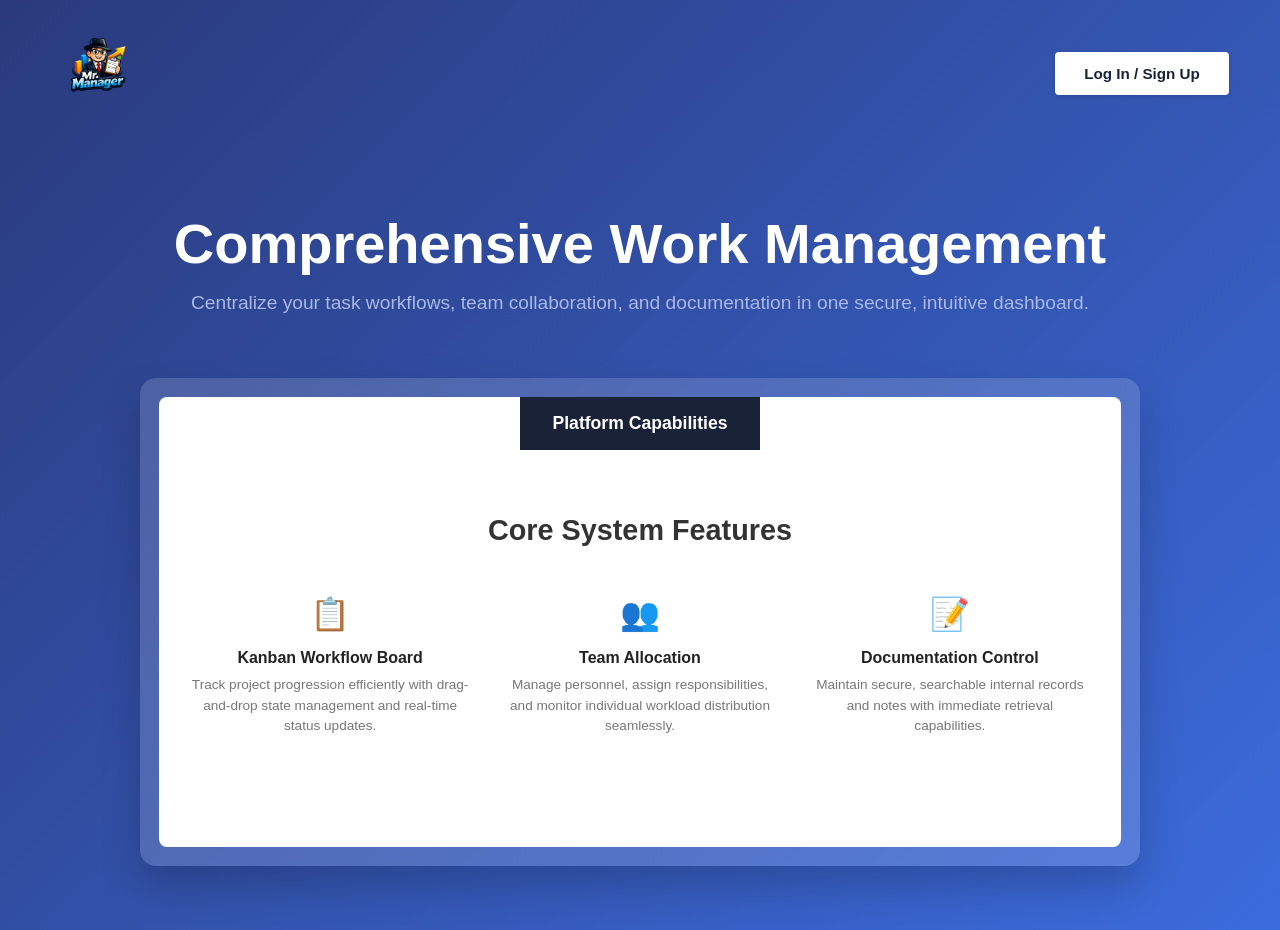
<file: index.html>
<!DOCTYPE html>
<html lang="en">
<head>
    <meta charset="UTF-8">
    <meta name="viewport" content="width=device-width, initial-scale=1.0">
    <title>Mr. Manager | Enterprise Work Management</title>
    <link rel="icon" type="image/png" href="images/Logo.png">
    <link rel="stylesheet" href="css/style.css">
</head>
<body>
    <!-- Navigation Bar -->
    <header class="navbar">
        <div class="logo-container">
            <img src="images/Logo.png" alt="Mr. Manager Logo" class="logo">
        </div>
        
        <!-- Simplified, Formal Navigation -->
        <div class="nav-actions">
            <a href="login.html" class="auth-btn" id="main-auth-btn">Log In / Sign Up</a>
        </div>
    </header>

    <!-- Hero Section -->
    <main class="hero-section">
        <div class="hero-content">
            <h1>Comprehensive Work Management</h1>
            <p>Centralize your task workflows, team collaboration, and documentation in one secure, intuitive dashboard.</p>
        </div>

        <!-- Mockup Display Container -->
        <div class="mockup-container">
            <div class="mockup-window">
                <div class="mockup-header">
                    <span class="brand-tab">Platform Capabilities</span>
                </div>
                <div class="mockup-body">
                    <h2>Core System Features</h2>
                    
                    <div class="workflow-steps">
                        <div class="step">
                            <div class="step-icon">📋</div>
                            <h3>Kanban Workflow Board</h3>
                            <p>Track project progression efficiently with drag-and-drop state management and real-time status updates.</p>
                        </div>
                        <div class="step">
                            <div class="step-icon">👥</div>
                            <h3>Team Allocation</h3>
                            <p>Manage personnel, assign responsibilities, and monitor individual workload distribution seamlessly.</p>
                        </div>
                        <div class="step">
                            <div class="step-icon">📝</div>
                            <h3>Documentation Control</h3>
                            <p>Maintain secure, searchable internal records and notes with immediate retrieval capabilities.</p>
                        </div>
                    </div>
                </div>
            </div>
        </div>
    </main>

    <script src="js/script.js"></script>
</body>
</html>
</file>
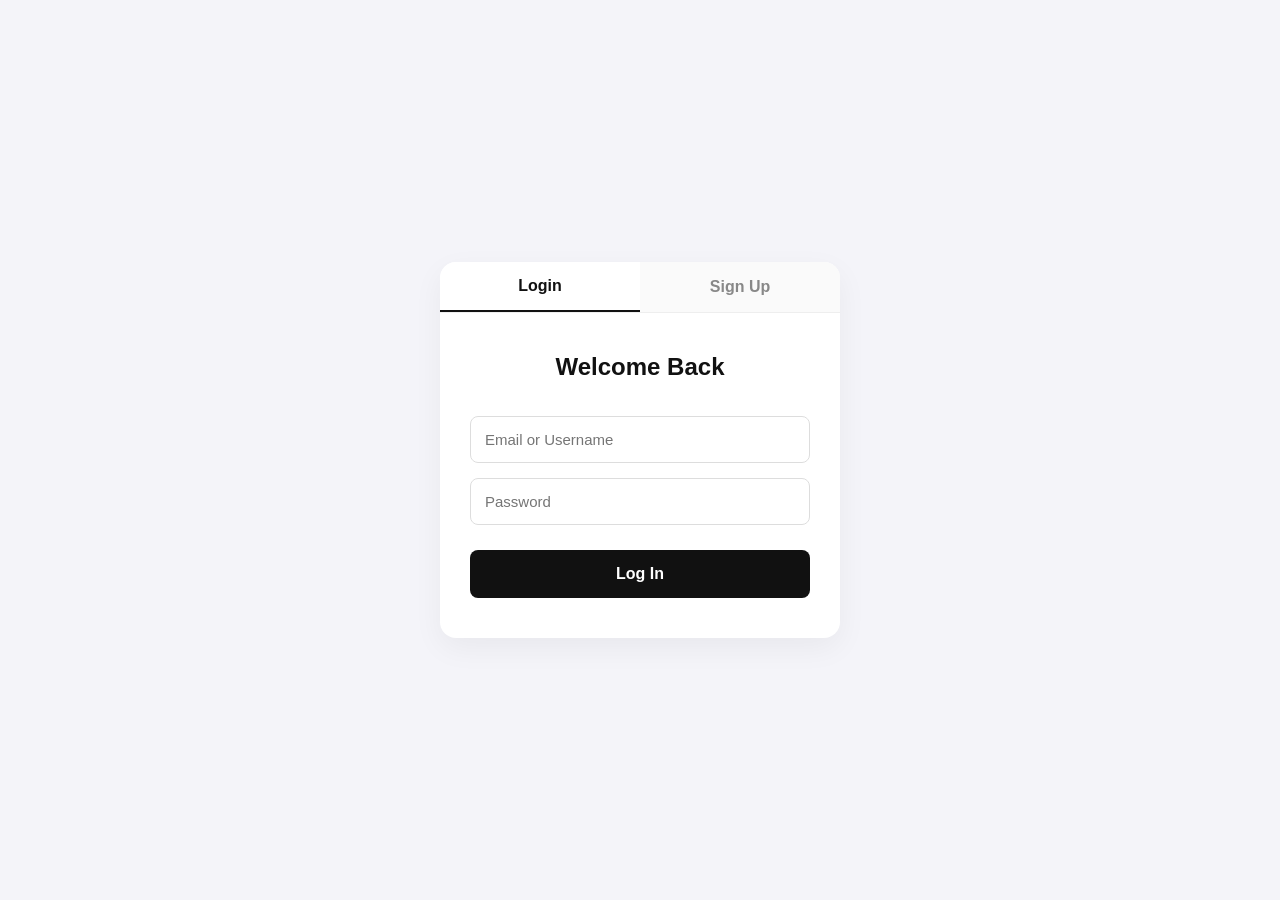
<file: dashboard.html>
<!DOCTYPE html>
<html lang="en">
<head>
    <meta charset="UTF-8">
    <meta name="viewport" content="width=device-width, initial-scale=1.0">
    <title>Dashboard</title>
     <link rel="icon" type="image/png" href="images/Logo.png">
    <link rel="stylesheet" href="css/dashboard.css">
</head>
<body>
    <header class="topbar">
        <div class="brand">Mr. Manager</div>
        <div class="user-welcome">Welcome, Loading...</div>
    </header>

    <div class="layout">
        <aside class="sidebar">
            <nav>
                <a href="#" id="nav-dashboard" class="active">Dashboard</a>
                <a href="#" id="nav-tasks">Tasks</a>
                <a href="#" id="nav-team">Team</a>
                <a href="#" id="nav-notes">Notes</a>
                <a href="#" id="nav-profile">Profile</a>
                <a href="#" id="nav-logout">Logout</a>
            </nav>
        </aside>

        <main class="content">
            
            <div id="view-dashboard" class="view-section">
                <div class="stats-container">
                    <div class="stat-box"><h3>Total Tasks</h3><p id="stat-total">0</p></div>
                    <div class="stat-box"><h3>Completed</h3><p id="stat-completed">0</p></div>
                    <div class="stat-box"><h3>Pending</h3><p id="stat-pending">0</p></div>
                </div>
            </div>

            <div id="view-tasks" class="view-section hidden">
                <div class="header-action">
                    <h2>Workflow Board</h2>
                    <div class="header-controls">
                        <select id="sort-tasks" class="sort-select">
                            <option value="default">Sort By: Newest First</option>
                            <option value="date-asc">Due Date (Earliest First)</option>
                            <option value="date-desc">Due Date (Latest First)</option>
                            <option value="priority-desc">Priority (High to Low)</option>
                            <option value="priority-asc">Priority (Low to High)</option>
                        </select>
                        <button id="add-task-btn" class="add-btn">+ Add Task</button>
                    </div>
                </div>
                
                <div class="kanban-board">
                    <div class="kanban-column" data-status="todo">
                        <div class="column-header"><h3>To Do</h3></div>
                        <div class="kanban-cards" id="list-todo"></div>
                    </div>
                    <div class="kanban-column" data-status="progress">
                        <div class="column-header"><h3>In Progress</h3></div>
                        <div class="kanban-cards" id="list-progress"></div>
                    </div>
                    <div class="kanban-column" data-status="completed">
                        <div class="column-header"><h3>Completed</h3></div>
                        <div class="kanban-cards" id="list-completed"></div>
                    </div>
                </div>
            </div>

            <div id="view-team" class="view-section hidden">
                <div class="header-action">
                    <h2>Team Directory</h2>
                    <button id="add-member-btn" class="add-btn">+ Add Member</button>
                </div>
                <div class="team-grid" id="team-list"></div>
            </div>

            <div id="view-notes" class="view-section hidden">
                <div class="header-action">
                    <h2>My Notes</h2>
                    <button id="add-note-btn" class="add-btn">+ Add Note</button>
                </div>
                <div class="notes-controls">
                    <input type="text" id="search-notes" placeholder="🔍 Search notes by title or content..." class="search-input">
                </div>
                <div class="notes-grid" id="notes-list"></div>
            </div>

            <div id="view-profile" class="view-section hidden">
                <div class="profile-card">
                    <h2>Profile Section</h2>
                    <hr>
                    <div class="profile-details">
                        <p><strong>Name:</strong> <span id="display-name">Loading...</span></p>
                        <p><strong>Username:</strong> @<span id="display-username">loading</span></p>
                        <p><strong>Email:</strong> <span id="display-email">abc@mail.com</span></p>
                        <p><strong>Role:</strong> Admin</p>
                    </div>
                </div>
            </div>

        </main>
    </div>

    <div id="task-modal" class="modal hidden">
        <div class="modal-content">
            <span class="close-btn" id="close-modal">&times;</span>
            <h2 id="modal-title">Add New Task</h2>
            <form id="task-form">
                <input type="hidden" id="task-id">
                <input type="hidden" id="task-status" value="todo">
                <div class="form-group"><label>Title</label><input type="text" id="task-title" required></div>
                <div class="form-row">
                    <div class="form-group"><label>Priority</label><select id="task-priority"><option value="Low">Low</option><option value="Medium">Medium</option><option value="High">High</option></select></div>
                    <div class="form-group"><label>Due Date</label><input type="date" id="task-date" required></div>
                </div>
                <div class="form-group"><label>Assign To</label><select id="task-assignee"><option value="unassigned">Unassigned</option></select></div>
                <div class="form-group"><label>Description</label><textarea id="task-desc" rows="3" required></textarea></div>
                <button type="submit" class="save-btn">Save Task</button>
            </form>
        </div>
    </div>

    <div id="member-modal" class="modal hidden">
        <div class="modal-content">
            <span class="close-btn" id="close-member-modal">&times;</span>
            <h2>Add Team Member</h2>
            <form id="member-form">
                <div class="form-group"><label>Full Name</label><input type="text" id="member-name" required></div>
                <div class="form-group"><label>Job Role</label><input type="text" id="member-role" placeholder="e.g., Designer" required></div>
                <button type="submit" class="save-btn">Save Member</button>
            </form>
        </div>
    </div>

    <div id="note-modal" class="modal hidden">
        <div class="modal-content">
            <span class="close-btn" id="close-note-modal">&times;</span>
            <h2 id="note-modal-title">Add New Note</h2>
            <form id="note-form">
                <input type="hidden" id="note-id">
                <div class="form-group"><label>Title</label><input type="text" id="note-title" placeholder="Note Title" required></div>
                <div class="form-group"><label>Content</label><textarea id="note-content" rows="6" placeholder="Write your thoughts here..." required></textarea></div>
                <button type="submit" class="save-btn">Save Note</button>
            </form>
        </div>
    </div>

    <script src="js/dashboard.js"></script>
</body>
</html>
</file>
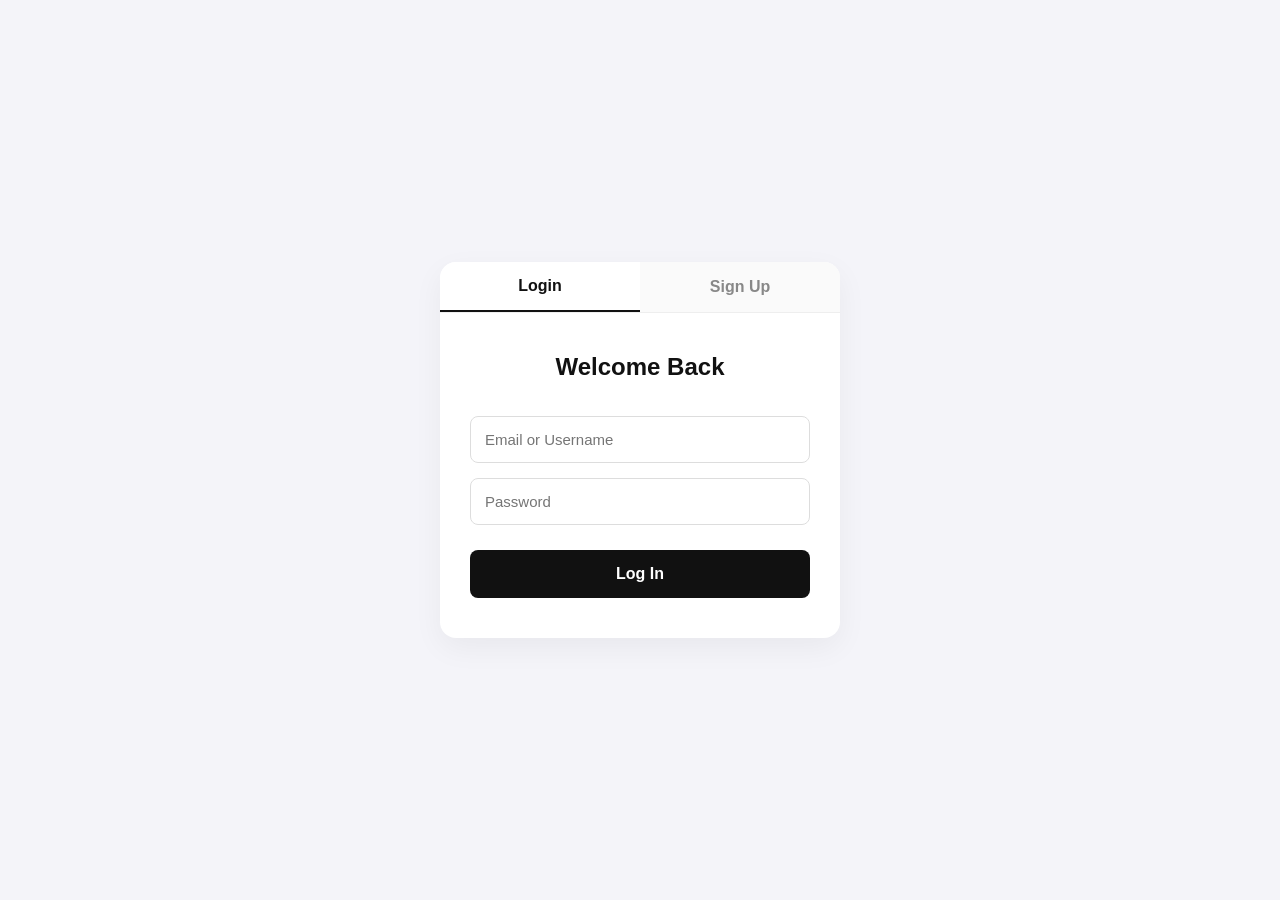
<file: login.html>
<!DOCTYPE html>
<html lang="en">
<head>
<meta charset="UTF-8">
<meta name="viewport" content="width=device-width, initial-scale=1.0">
<title>Authentication</title>
<link rel="stylesheet" href="css/login-style.css">
</head>
<body>
  <div class="box" id="bx">
    <div class="tabs">
        <button id="t1" class="act">Login</button>
        <button id="t2">Sign Up</button>
    </div>
    
    <form id="l" class="frm">
        <h2>Welcome Back</h2>
        <input type="text" id="login-cred" placeholder="Email or Username" required>
        <input type="password" id="login-pass" placeholder="Password" required>
        <button type="submit" class="btn">Log In</button>
    </form>

    <form id="s" class="frm" style="display:none;">
        <h2>Create Account</h2>
        <input type="text" id="signup-name" placeholder="Full Name" required>
        <input type="text" id="signup-user" placeholder="Username" required>
        <input type="email" id="signup-email" placeholder="Email Address" required>
        
        <input type="password" id="signup-pass" placeholder="Password" required>
        <input type="password" id="signup-confirm" placeholder="Confirm Password" required>
        <button type="submit" class="btn">Sign Up</button>
    </form>
</div>
  <script src="js/login-script.js"></script>
</body>
</html>
</file>
<file: css/style.css>
:root {
    --bg-gradient-start: #2a3a7c;
    --bg-gradient-end: #3b6bdc;
    --text-light: #ffffff;
    --text-muted: #aab8e4;
    --accent-blue: #6ca0ff;
}

* {
    margin: 0;
    padding: 0;
    box-sizing: border-box;
    font-family: 'Segoe UI', Tahoma, Geneva, Verdana, sans-serif;
}

body {
    background: linear-gradient(135deg, var(--bg-gradient-start) 0%, var(--bg-gradient-end) 100%);
    min-height: 100vh;
    color: var(--text-light);
}

/* --- Navigation (Flexbox) --- */
.navbar {
    display: flex;
    justify-content: space-between;
    align-items: center;
    padding: 1.5rem 4%;
    background: transparent;
}

.logo {
    height: 95px; 
    object-fit: contain;
}

.nav-links {
    display: flex;
    gap: 2rem;
}

.nav-links a {
    color: var(--text-light);
    text-decoration: none;
    font-size: 0.95rem;
    font-weight: 500;
    transition: color 0.3s ease;
}

.nav-links a:hover, .nav-links a.active {
    color: var(--accent-blue);
}

.nav-actions {
    display: flex;
    align-items: center;
    gap: 1.5rem;
}

/* --- Formal Authentication Button --- */
.auth-btn {
    background-color: #ffffff;
    color: #1a2238;
    text-decoration: none;
    padding: 0.75rem 1.75rem;
    border-radius: 4px;
    font-weight: 600;
    font-size: 0.95rem;
    transition: all 0.3s ease;
    border: 1px solid transparent;
    box-shadow: 0 2px 4px rgba(0,0,0,0.1);
    display: inline-block;
}

.auth-btn:hover {
    background-color: #f4f6f9;
    box-shadow: 0 4px 8px rgba(0,0,0,0.15);
    transform: translateY(-1px);
}

/* --- Hero Section (Flexbox) --- */
.hero-section {
    display: flex;
    flex-direction: column;
    align-items: center;
    text-align: center;
    padding: 4rem 2rem;
}

.hero-content h1 {
    font-size: 3.5rem;
    margin-bottom: 1rem;
    font-weight: 700;
}

.hero-content p {
    font-size: 1.2rem;
    margin-bottom: 4rem;
    color: var(--text-muted);
}

/* --- Mockup Window Layout --- */
.mockup-container {
    width: 100%;
    max-width: 1000px;
    background: rgba(255, 255, 255, 0.15); /* Bezel */
    padding: 1.2rem;
    border-radius: 1rem;
    box-shadow: 0 20px 40px rgba(0, 0, 0, 0.2);
}

.mockup-window {
    background: #ffffff;
    border-radius: 0.5rem;
    overflow: hidden;
    color: #333;
    min-height: 450px;
}

.brand-tab {
    background: #1a2238; 
    color: #ffffff;
    padding: 1rem 2rem;
    display: inline-block;
    font-weight: bold;
    font-size: 1.1rem;
}

.mockup-body {
    padding: 4rem 2rem;
}

.mockup-body h2 {
    margin-bottom: 3rem;
    font-size: 1.8rem;
}

/* --- Workflow Steps (CSS Grid) --- */
.workflow-steps {
    display: grid;
    grid-template-columns: repeat(3, 1fr);
    gap: 2rem;
    text-align: center;
}

.step-icon {
    font-size: 2rem;
    margin-bottom: 1rem;
}

.step h3 {
    font-size: 1rem;
    margin-bottom: 0.5rem;
    color: #222;
}

.step p {
    font-size: 0.85rem;
    color: #777;
    line-height: 1.5;
}

/* --- Responsive Adjustments --- */
@media (max-width: 900px) {
    .navbar {
        flex-direction: column;
        gap: 1.5rem;
    }
    .workflow-steps {
        grid-template-columns: 1fr;
    }
    .hero-content h1 {
        font-size: 2.5rem;
    }
}
</file>
<file: css/dashboard.css>
* { margin: 0; padding: 0; box-sizing: border-box; font-family: 'Segoe UI', Tahoma, sans-serif; }
body { background-color: #f4f6f9; color: #333; display: flex; flex-direction: column; height: 100vh; }
.topbar { background-color: #1a2238; color: #fff; padding: 1.2rem 2rem; display: flex; justify-content: space-between; align-items: center; }
.brand { font-size: 1.4rem; font-weight: bold; color: #6ca0ff; }
.user-welcome { font-size: 1rem; }
.layout { display: flex; flex: 1; overflow: hidden; }

/* Sidebar */
.sidebar { width: 220px; background-color: #ffffff; border-right: 1px solid #e1e4e8; padding-top: 1rem; display: flex; flex-direction: column; }
.sidebar nav { display: flex; flex-direction: column; height: 100%; }
.sidebar nav a { display: block; padding: 1rem 2rem; color: #555; text-decoration: none; font-weight: 500; border-left: 4px solid transparent; transition: 0.2s; }
.sidebar nav a:hover { background-color: #f4f6f9; }
.sidebar nav a.active { color: #3b6bdc; border-left-color: #3b6bdc; background-color: #edf2ff; }
#nav-logout { color: #e74c3c; margin-top: auto; }

/* Content Areas */
.content { flex: 1; padding: 2rem; overflow-y: auto; }
.hidden { display: none !important; }
.header-action { display: flex; justify-content: space-between; align-items: center; margin-bottom: 1.5rem; }
.add-btn { background: #3b6bdc; color: white; border: none; padding: 0.6rem 1.2rem; border-radius: 6px; cursor: pointer; font-weight: bold; }
.add-btn:hover { background: #2a52b3; }

/* Stats & Profile */
.stats-container { display: flex; gap: 1.5rem; margin-bottom: 2rem; }
.stat-box { background: #fff; padding: 1.5rem; border-radius: 8px; flex: 1; text-align: center; box-shadow: 0 4px 6px rgba(0,0,0,0.05); border: 1px solid #e1e4e8; }
.stat-box h3 { font-size: 1rem; color: #888; margin-bottom: 0.5rem; font-weight: 600; }
.stat-box p { font-size: 2rem; font-weight: bold; color: #1a2238; }
.profile-card { background: #fff; padding: 2rem; border-radius: 8px; box-shadow: 0 4px 6px rgba(0,0,0,0.05); max-width: 500px; border: 1px solid #e1e4e8; }
.profile-card h2 { margin-bottom: 1rem; color: #1a2238; }
.profile-card hr { border: none; border-top: 1px solid #eee; margin-bottom: 1.5rem; }
.profile-details p { margin-bottom: 1rem; font-size: 1.1rem; }
.profile-details strong { display: inline-block; width: 120px; color: #555; }

/* Kanban Board */
.kanban-board { display: flex; gap: 1.5rem; height: calc(100vh - 180px); overflow-x: auto; }
.kanban-column { flex: 1; min-width: 300px; background: #f0f2f5; border-radius: 8px; display: flex; flex-direction: column; }
.column-header { padding: 1rem; border-bottom: 2px solid #e1e4e8; }
.column-header h3 { font-size: 1rem; color: #555; }
.kanban-cards { flex: 1; padding: 1rem; overflow-y: auto; display: flex; flex-direction: column; gap: 1rem; min-height: 200px; }

/* Task Cards */
.task-card { background: white; padding: 1rem; border-radius: 6px; box-shadow: 0 2px 4px rgba(0,0,0,0.05); cursor: grab; border: 1px solid #e1e4e8; transition: transform 0.2s; }
.task-card:active { cursor: grabbing; transform: scale(0.98); }
.task-card h4 { margin-bottom: 0.5rem; color: #1a2238; }
.task-card p { font-size: 0.85rem; color: #666; margin-bottom: 0.8rem; }
.task-meta { display: flex; justify-content: space-between; align-items: center; font-size: 0.8rem; margin-bottom: 0.8rem; }
.priority { padding: 0.2rem 0.6rem; border-radius: 12px; font-weight: bold; }
.p-Low { background: #d4edda; color: #155724; }
.p-Medium { background: #fff3cd; color: #856404; }
.p-High { background: #f8d7da; color: #721c24; }
.due-date { color: #888; }
.assignee-badge { display: inline-block; margin-bottom: 0.8rem; font-size: 0.8rem; background: #eee; padding: 0.2rem 0.6rem; border-radius: 4px; color: #555; }
.task-actions { display: flex; gap: 0.5rem; border-top: 1px solid #eee; padding-top: 0.5rem; }
.task-actions button { background: none; border: none; cursor: pointer; font-size: 0.8rem; color: #3b6bdc; }
.task-actions button.del { color: #e74c3c; }

/* Team View (NEW) */
.team-grid { display: grid; grid-template-columns: repeat(auto-fill, minmax(220px, 1fr)); gap: 1.5rem; }
.team-card { background: #fff; padding: 1.5rem; border-radius: 8px; box-shadow: 0 4px 6px rgba(0,0,0,0.05); border: 1px solid #e1e4e8; text-align: center; }
.team-avatar { width: 60px; height: 60px; border-radius: 50%; background: #1a2238; color: white; display: flex; align-items: center; justify-content: center; font-size: 1.5rem; font-weight: bold; margin: 0 auto 1rem; }
.team-card h3 { color: #1a2238; margin-bottom: 0.2rem; }
.team-card p { color: #888; font-size: 0.9rem; margin-bottom: 1rem; }
.task-count { display: inline-block; background: #edf2ff; color: #3b6bdc; padding: 0.4rem 0.8rem; border-radius: 12px; font-size: 0.85rem; font-weight: bold; }
.del-member { margin-top: 1rem; background: none; border: none; color: #e74c3c; cursor: pointer; font-size: 0.85rem; }
/* --- Notes View (NEW) --- */
.notes-controls { margin-bottom: 1.5rem; }
.search-input { width: 100%; max-width: 400px; padding: 0.8rem 1rem; border: 1px solid #e1e4e8; border-radius: 6px; font-size: 1rem; outline: none; transition: border-color 0.2s; box-shadow: 0 2px 4px rgba(0,0,0,0.02); }
.search-input:focus { border-color: #3b6bdc; box-shadow: 0 0 0 3px rgba(59, 107, 220, 0.1); }

.notes-grid { display: grid; grid-template-columns: repeat(auto-fill, minmax(280px, 1fr)); gap: 1.5rem; }
.note-card { background: #fff; padding: 1.5rem; border-radius: 8px; box-shadow: 0 4px 6px rgba(0,0,0,0.05); border: 1px solid #e1e4e8; display: flex; flex-direction: column; transition: transform 0.2s; }
.note-card:hover { transform: translateY(-3px); box-shadow: 0 6px 12px rgba(0,0,0,0.08); }
.note-card h3 { color: #1a2238; margin-bottom: 0.3rem; font-size: 1.1rem; }
.note-date { font-size: 0.8rem; color: #888; margin-bottom: 1rem; border-bottom: 1px solid #eee; padding-bottom: 0.5rem; }
.note-card p { color: #555; font-size: 0.95rem; line-height: 1.5; flex-grow: 1; white-space: pre-wrap; margin-bottom: 1rem; overflow: hidden; display: -webkit-box; -webkit-line-clamp: 4; -webkit-box-orient: vertical; }

.note-actions { display: flex; justify-content: flex-end; gap: 1rem; border-top: 1px solid #eee; padding-top: 0.8rem; }
.note-actions button { background: none; border: none; cursor: pointer; font-size: 0.85rem; color: #3b6bdc; font-weight: bold; transition: color 0.2s; }
.note-actions button:hover { color: #1a2238; }
.note-actions button.del-note { color: #e74c3c; }
.note-actions button.del-note:hover { color: #c0392b; }
/* Modals */
.modal { position: fixed; top: 0; left: 0; width: 100%; height: 100%; background: rgba(0,0,0,0.5); display: flex; justify-content: center; align-items: center; z-index: 1000; }
.modal-content { background: white; padding: 2rem; border-radius: 8px; width: 100%; max-width: 400px; position: relative; }
.close-btn { position: absolute; top: 1rem; right: 1.5rem; font-size: 1.5rem; cursor: pointer; color: #888; }
.form-group { margin-bottom: 1rem; }
.form-row { display: flex; gap: 1rem; }
.form-row .form-group { flex: 1; }
label { display: block; margin-bottom: 0.4rem; font-size: 0.9rem; font-weight: 500; color: #555; }
input, select, textarea { width: 100%; padding: 0.6rem; border: 1px solid #ccc; border-radius: 4px; }
.save-btn { width: 100%; background: #1a2238; color: white; padding: 0.8rem; border: none; border-radius: 4px; font-weight: bold; cursor: pointer; margin-top: 1rem; }
.header-controls { display: flex; gap: 1rem; align-items: center; }
.sort-select { padding: 0.6rem; border: 1px solid #ccc; border-radius: 6px; outline: none; cursor: pointer; }
.sort-select:focus { border-color: #3b6bdc; }
</file>
<file: css/login-style.css>
* { 
  box-sizing: border-box; 
  margin: 0; 
  padding: 0; 
  font-family: -apple-system, BlinkMacSystemFont, "Segoe UI", Roboto, Helvetica, Arial, sans-serif; 
}

body { 
  display: flex; 
  justify-content: center; 
  align-items: center; 
  min-height: 100vh; 
  background: #f4f4f9; 
  padding: 20px; 
}

.box { 
  background: #fff; 
  width: 100%; 
  max-width: 400px; 
  border-radius: 16px; 
  box-shadow: 0 10px 30px rgba(0,0,0,0.05); 
  overflow: hidden; 
}

.tabs { 
  display: flex; 
  border-bottom: 1px solid #eee; 
}

.tabs button { 
  flex: 1; 
  padding: 15px; 
  border: none; 
  background: #fafafa; 
  cursor: pointer; 
  font-size: 16px; 
  font-weight: 600; 
  color: #888; 
  transition: 0.3s; 
}

.tabs button.act { 
  background: #fff; 
  color: #111; 
  border-bottom: 2px solid #111; 
}

.frm { 
  display: flex; 
  flex-direction: column; 
  padding: 40px 30px; 
  gap: 15px; 
}

h2 { 
  text-align: center; 
  margin-bottom: 20px; 
  font-weight: 700; 
  color: #111; 
}

input { 
  width: 100%; 
  padding: 14px; 
  border: 1px solid #ddd; 
  border-radius: 8px; 
  font-size: 15px; 
  transition: 0.3s; 
}

input:focus { 
  border-color: #111; 
  outline: none; 
  box-shadow: 0 0 0 3px rgba(17,17,17,0.1); 
}

.btn { 
  width: 100%; 
  padding: 15px; 
  border: none; 
  border-radius: 8px; 
  background: #111; 
  color: #fff; 
  font-size: 16px; 
  font-weight: 600; 
  cursor: pointer; 
  transition: 0.3s; 
  margin-top: 10px; 
}

.btn:hover { 
  background: #333; 
}

@media (max-width: 480px) { 
  .frm { 
    padding: 30px 20px; 
  } 
}
</file>
